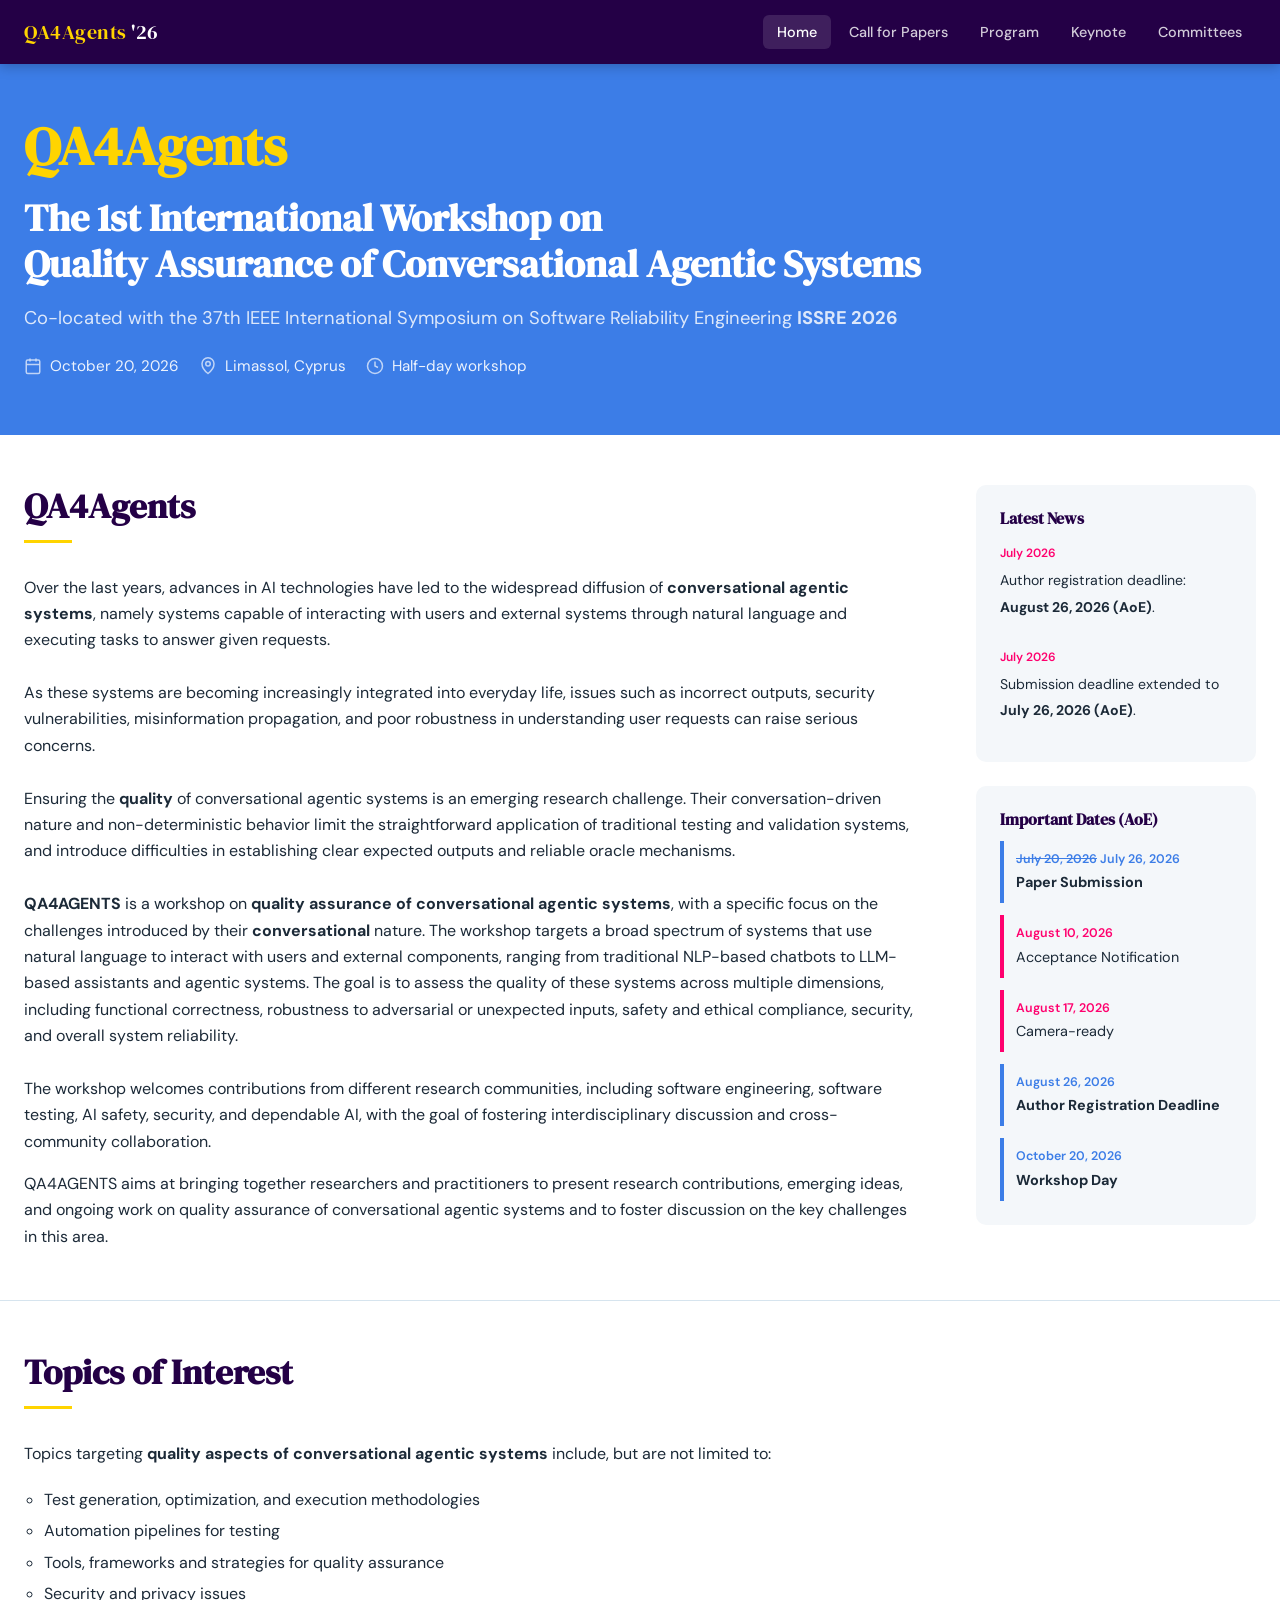
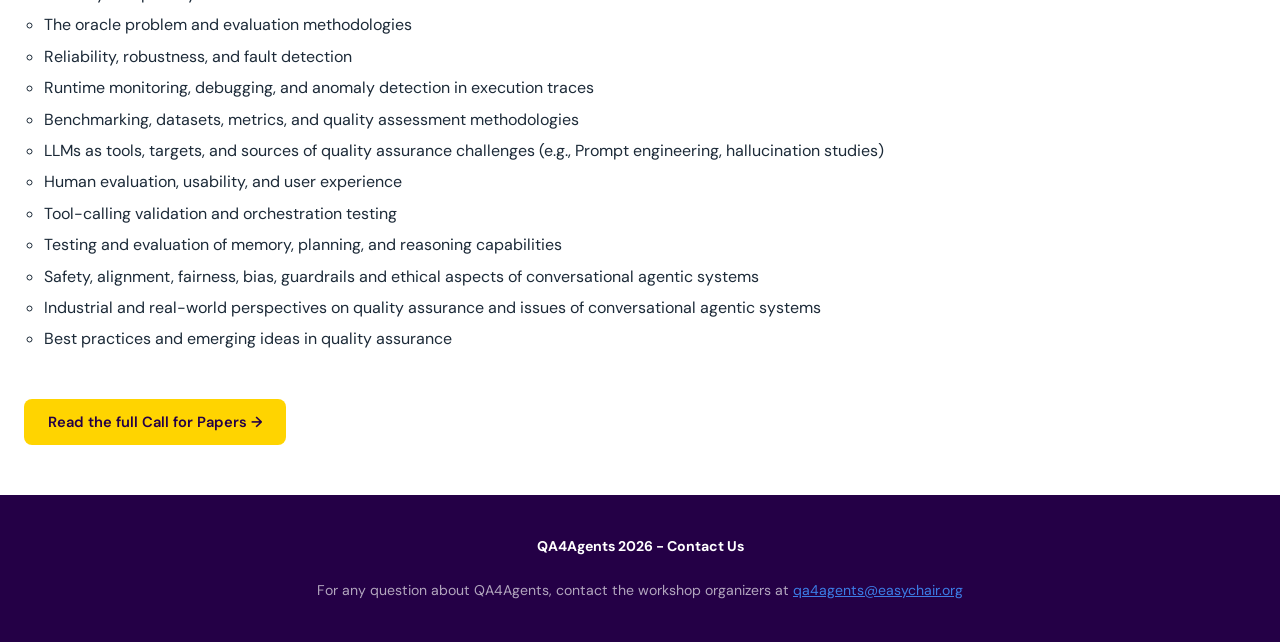
<file: index.html>
<!DOCTYPE html>
<html lang="en">
<head>
  <meta charset="UTF-8" />
  <meta name="viewport" content="width=device-width, initial-scale=1.0" />
  <title>QA4Agents 2026 - Co-located with ISSRE 2026</title>
  <meta name="description" content="The 1st International Workshop on Quality Assurance of Conversational Agentic Systems - October 2026" />
  <link rel="stylesheet" href="style.css" />
</head>
<body>

<!-- ── Navigation ──────────────────────────────────────── -->
<nav class="nav">
  <div class="container nav__inner">
    <span class="nav__logo"><span>QA4Agents</span> '26</span>
    <button class="nav__toggle" aria-label="Menu" onclick="document.querySelector('.nav__links').classList.toggle('open')">
      <span></span><span></span><span></span>
    </button>
    <ul class="nav__links">
      <li><a href="index.html" class="active">Home</a></li>
      <li><a href="cfp.html">Call for Papers</a></li>
      <li><a href="program.html">Program</a></li>
      <li><a href="keynote.html">Keynote</a></li>
      <li><a href="committees.html">Committees</a></li>
    </ul>
  </div>
</nav>

<!-- ── Hero ────────────────────────────────────────────── -->
<header class="hero">
  <div class="container">
    <!-- <div class="hero__tag">QA4Agents 2026</div>-->
    <h1>QA4Agents</h1>
    <h2>The 1st International Workshop on <br>Quality Assurance of Conversational Agentic Systems</br></h2>
    <p class="hero__sub">
      Co-located with the 37th IEEE International Symposium on Software Reliability Engineering <strong>ISSRE 2026</strong>
    </p>
    <div class="hero__meta">
      <div class="hero__meta-item">
        <svg width="18" height="18" fill="none" stroke="currentColor" stroke-width="2" viewBox="0 0 24 24"><rect x="3" y="4" width="18" height="18" rx="2"/><line x1="16" y1="2" x2="16" y2="6"/><line x1="8" y1="2" x2="8" y2="6"/><line x1="3" y1="10" x2="21" y2="10"/></svg>
        October 20, 2026
      </div>
      <div class="hero__meta-item">
        <svg width="18" height="18" fill="none" stroke="currentColor" stroke-width="2" viewBox="0 0 24 24"><path d="M12 22s-8-6-8-13a8 8 0 0116 0c0 7-8 13-8 13z"/><circle cx="12" cy="9" r="3"/></svg>
        Limassol, Cyprus
      </div>
      <div class="hero__meta-item">
        <svg width="18" height="18" fill="none" stroke="currentColor" stroke-width="2" viewBox="0 0 24 24"><circle cx="12" cy="12" r="10"/><polyline points="12 6 12 12 16 14"/></svg>
        Half-day workshop
      </div>
    </div>
    <!--<a href="cfp.html" class="btn btn--primary">Call for Papers</a>-->
    &nbsp;
   <!--- <a href="program.html" class="btn btn--outline">📅 View Program</a>-->
  </div>
</header>

<!-- ── About ────────────────────────────────────────────── -->
<section class="section">
  <div class="container">
    <div class= "two-col-layout" style="display:grid; grid-template-columns:1fr 280px; gap:56px; align-items:start;">

      <!-- QA4Agents -->
      <div>
        <h2 class="section__title">QA4Agents</h2>
        <div class="divider"></div>
        <p style="margin-bottom:16px;">
          Over the last years, advances in AI technologies have led
          to the widespread diffusion of <strong>conversational agentic systems</strong>,
          namely systems capable of interacting with users and external
          systems through natural language and executing tasks to
          answer given requests. <br><br>
          As these systems are becoming increasingly integrated into
          everyday life, issues such as incorrect outputs, security vulnerabilities, misinformation propagation, and poor robustness
          in understanding user requests can raise serious concerns. <br><br>
          Ensuring the <strong>quality </strong>of conversational agentic systems is
          an emerging research challenge. Their conversation-driven
          nature and non-deterministic behavior limit the straightforward
          application of traditional testing and validation systems, and
          introduce difficulties in establishing clear expected outputs and
          reliable oracle mechanisms.
          <br><br>
          <strong>QA4AGENTS</strong> is a workshop on <strong>quality assurance of conversational agentic systems</strong>, with a specific focus on the challenges introduced by their <strong>conversational</strong> nature. The
            workshop targets a broad spectrum of systems that use natural
            language to interact with users and external components,
            ranging from traditional NLP-based chatbots to LLM-based
            assistants and agentic systems. The goal is to assess the
            quality of these systems across multiple dimensions, including
            functional correctness, robustness to adversarial or unexpected
            inputs, safety and ethical compliance, security, and overall
            system reliability. 
            
            <br><br> The workshop welcomes contributions from
            different research communities, including software engineering, software testing, AI safety, security, and dependable AI,
            with the goal of fostering interdisciplinary discussion and
            cross-community collaboration.

        </p>
        <p style="margin-top: 10px;">
            QA4AGENTS aims at bringing together researchers and
            practitioners to present research contributions, emerging ideas,
            and ongoing work on quality assurance of conversational
            agentic systems and to foster discussion on the key challenges
            in this area.
        </p>

      </div>

      <!-- Colonna destra: sidebar -->
      <div style="display:flex; flex-direction:column; gap:24px;">

         <!-- Latest News -->
        <div style="background:var(--light); border-radius:10px; padding:24px;">
          <h3 style="font-size:1rem; margin-bottom:16px; color:var(--navy);">Latest News</h3>
          <ul style="list-style:none; padding:0; display:flex; flex-direction:column; gap:14px;">

            <li style="padding-bottom:14px;">
              <span style="font-size:.75rem; font-weight:600; color:var(--teal); display:block; margin-bottom:3px;">July 2026</span>
              <span style="font-size:.88rem;">Author registration deadline: <strong>August 26, 2026 (AoE)</strong>.</span>
            </li>

            <li style="padding-bottom:14px;">
              <span style="font-size:.75rem; font-weight:600; color:var(--teal); display:block; margin-bottom:3px;">July 2026</span>
              <span style="font-size:.88rem;">Submission deadline extended to <strong>July 26, 2026 (AoE)</strong>.</span>
            </li>
          </ul>
        </div>

        <!-- Important Dates -->
        <div style="background:var(--light); border-radius:10px; padding:24px; border: var(--teal);">
          <h3 style="font-size:1rem; margin-bottom:12px; color:var(--navy);">Important Dates (AoE)</h3>
          <ul class="dates-list">
            <li class="date-item date-item--highlight">
              <span class="date-item__date"><del>July 20, 2026</del>  July 26, 2026</span>
              <span class="date-item__label"><strong>Paper Submission</strong></span>
            </li>
            <li class="date-item">
              <span class="date-item__date">August 10, 2026</span>
              <span class="date-item__label">Acceptance Notification</span>
            </li>
            <li class="date-item">
              <span class="date-item__date">August 17, 2026</span>
              <span class="date-item__label">Camera-ready</span>
            </li>
              <li class="date-item date-item--highlight">
              <span class="date-item__date">August 26, 2026</span>
              <span class="date-item__label"><strong>Author Registration Deadline</strong></span>
            </li>
            <li class="date-item date-item--highlight">
              <span class="date-item__date">October 20, 2026</span>
              <span class="date-item__label"><strong>Workshop Day</strong></span>
            </li>
          </ul>
        </div>

       
      </div>
    </div>
  </div>
</section>

<section class="section">
  <div class="container">
    <h2 class="section__title">Topics of Interest</h2>
    <div class="divider"></div>

      <p>Topics targeting <strong>quality aspects of conversational agentic systems</strong> include, but are not limited to:</p>

        <ul style="list-style:circle; padding:20px; display:flex; flex-direction:column; gap:5px;">
          <li> Test generation, optimization, and execution methodologies </li>
          <li> Automation pipelines for testing </li>
          <li> Tools, frameworks and strategies for quality assurance </li>
          <li> Security and privacy issues</li>
          <li> The oracle problem and evaluation methodologies</li>
          <li> Reliability, robustness, and fault detection</li>
          <li> Runtime monitoring, debugging, and anomaly detection in execution traces</li>
          <li> Benchmarking, datasets, metrics, and quality assessment methodologies</li>
          <li> LLMs as tools, targets, and sources of quality assurance challenges (e.g., Prompt engineering, hallucination studies) </li>
          <li> Human evaluation, usability, and user experience</li>
          <li> Tool-calling validation and orchestration testing</li>
          <li> Testing and evaluation of memory, planning, and reasoning capabilities</li>
          <li> Safety, alignment, fairness, bias, guardrails and ethical aspects of conversational agentic systems</li>
          <li> Industrial and real-world perspectives on quality assurance and issues of conversational agentic systems</li>
          <li> Best practices and emerging ideas in quality assurance</li>

        </ul>
        <br>
        <a href="cfp.html" class="btn btn--primary">Read the full Call for Papers →</a>
  </div>
</section>


<!-- ── Organizers preview ────────────────────────────────── 
<section class="section section--alt">
  <div class="container">
    <h2 class="section__title">Organizers</h2>
    <div class="divider"></div>
    <div class="org-list">
      <div class="org-pill"><span class="org-pill__role">Chair</span> Alice Smith — University A</div>
      <div class="org-pill"><span class="org-pill__role">Chair</span> Bob Johnson — University B</div>
      <div class="org-pill"><span class="org-pill__role">PC Chair</span> Carol White — Institute C</div>
      <div class="org-pill"><span class="org-pill__role">Web Chair</span> David Lee — Company D</div>
    </div>
    <br>
    <p style="font-size:.9rem; color:var(--muted);">
      Contact us at: <a href="mailto:workshop@example.com">workshop@example.com</a>
    </p>
  </div>
</section>-->

<!-- ── Footer ────────────────────────────────────────────── -->
<footer class="footer">
  <div class="container">
    <p><strong>QA4Agents 2026 - Contact Us</strong></p>
    <p style="margin-top:20px;">For any question about QA4Agents, contact the workshop organizers at <a href="mailto:qa4agents@easychair.org">qa4agents@easychair.org</a></p>
  </div>
</footer>

</body>
</html>
</file>
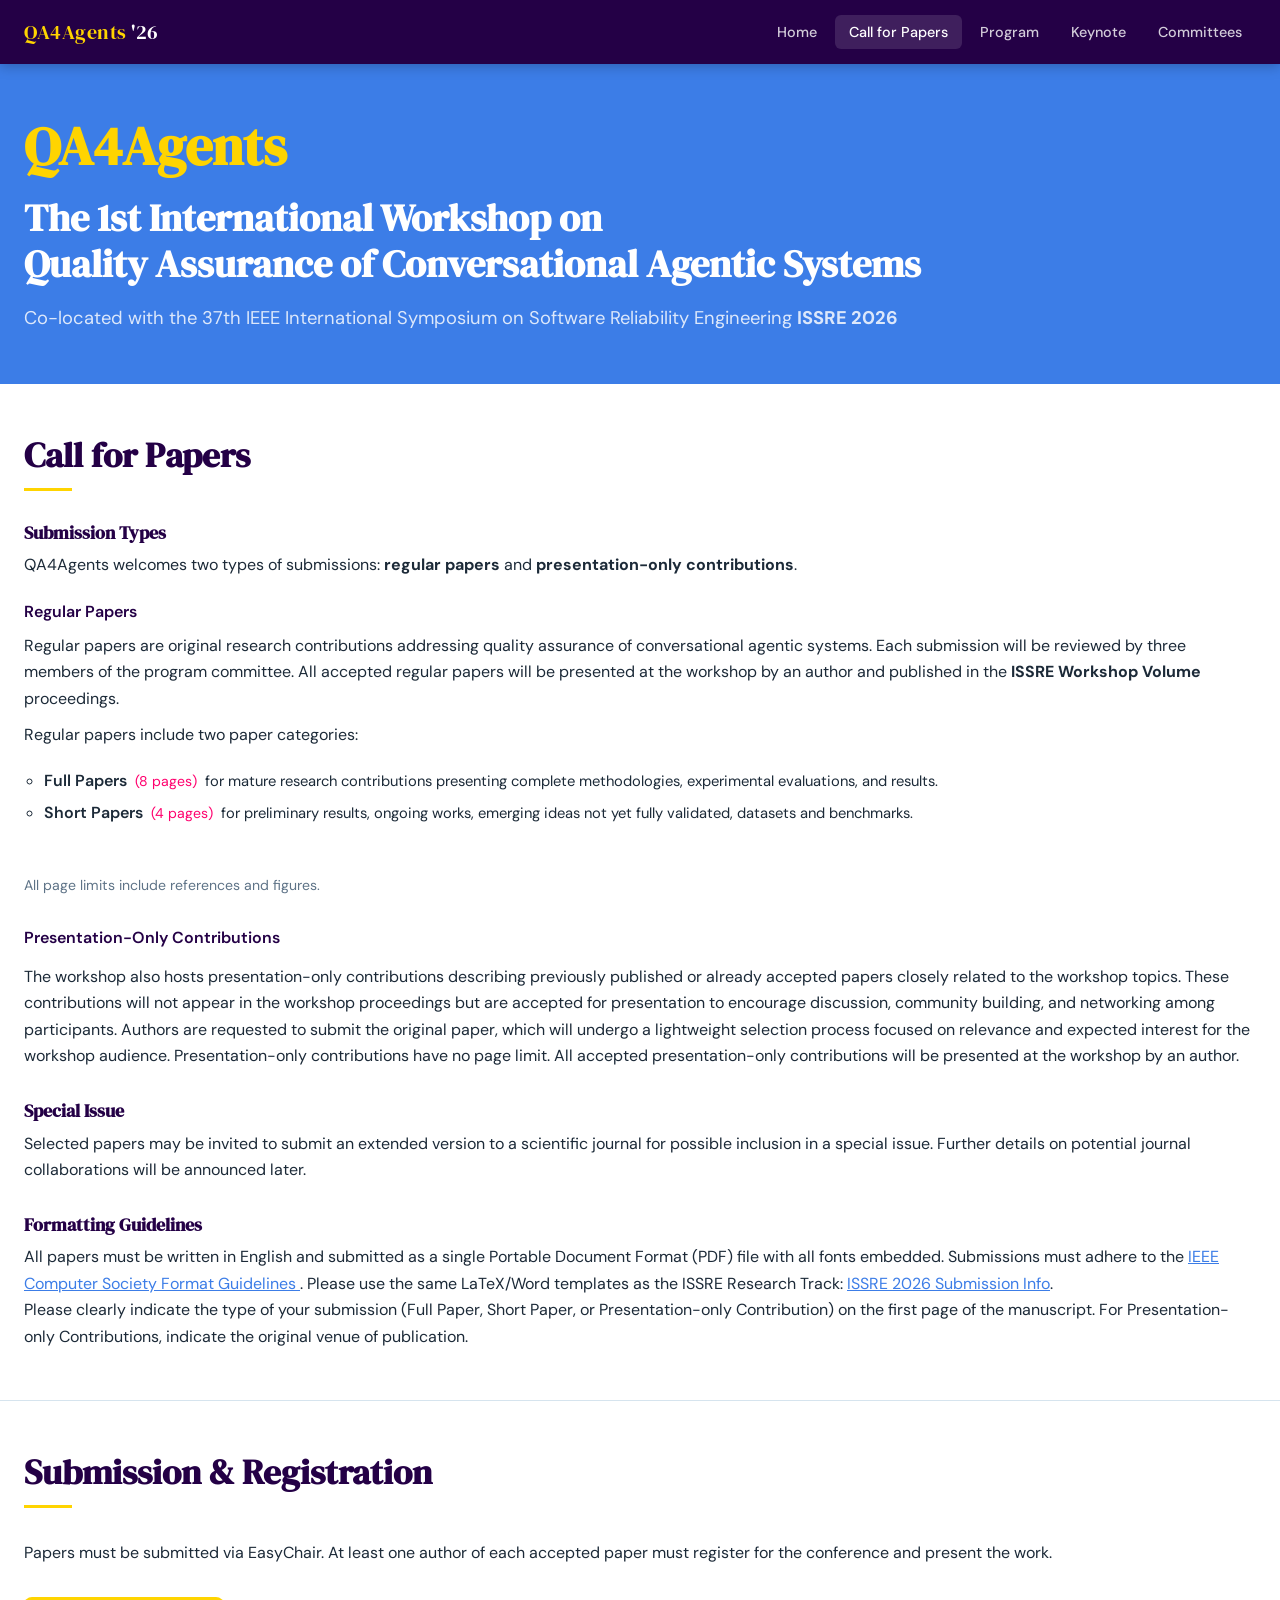
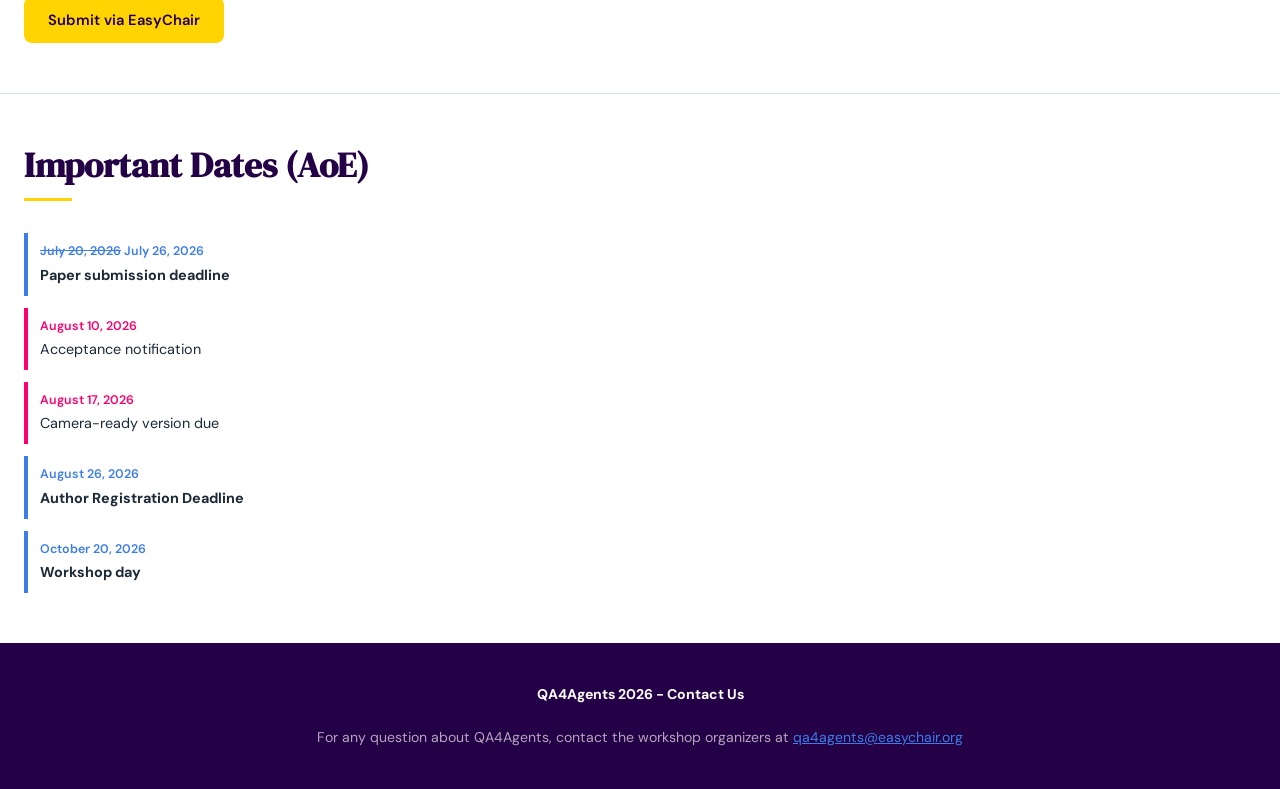
<file: cfp.html>
<!DOCTYPE html>
<html lang="en">
<head>
  <meta charset="UTF-8" />
  <meta name="viewport" content="width=device-width, initial-scale=1.0" />
  <title>Call for Papers - QA4Agents 2026</title>
  <link rel="stylesheet" href="style.css" />
</head>
<body>

<nav class="nav">
  <div class="container nav__inner">
    <span class="nav__logo"><span>QA4Agents</span> '26</span>
    <button class="nav__toggle" aria-label="Menu" onclick="document.querySelector('.nav__links').classList.toggle('open')">
      <span></span><span></span><span></span>
    </button>
    <ul class="nav__links">
      <li><a href="index.html">Home</a></li>
      <li><a href="cfp.html" class="active">Call for Papers</a></li>
      <li><a href="program.html">Program</a></li>
      <li><a href="keynote.html">Keynote</a></li>
      <li><a href="committees.html">Committees</a></li>
    </ul>
  </div>
</nav>

<header class="hero">
  <div class="container">
    <!-- <div class="hero__tag">QA4Agents 2026</div>-->
    <h1>QA4Agents</h1>
    <h2>The 1st International Workshop on <br>Quality Assurance of Conversational Agentic Systems</br></h2>
    <p class="hero__sub">
      Co-located with the 37th IEEE International Symposium on Software Reliability Engineering <strong>ISSRE 2026</strong>
    </p>
  </div>
</header>

<!-- ── Call for Papers ────────────────────────────────────────────── -->

<section class="section">
  <div class="container">
    <h2 class="section__title">Call for Papers</h2>
    <div class="divider"></div>

<h3 style="font-size:1.1rem; margin-bottom:8px; margin-top:24px;">Submission Types</h3>
<p>
  QA4Agents welcomes two types of submissions: <strong>regular papers</strong> and <strong>presentation-only contributions</strong>.
</p>

<!-- Regular Papers -->
<p style="font-weight:600; color:var(--navy); margin: 20px 0 8px;"> Regular Papers</p>
<p>Regular papers are original research contributions addressing quality assurance of conversational agentic systems. Each submission will be reviewed by three members
of the program committee. All accepted regular papers will be presented at the workshop by an author and published in the
<strong>ISSRE Workshop Volume</strong> proceedings.  </p>

<p style="margin-top: 10px;"> Regular papers include two paper categories:</p>

<ul style="margin-bottom:28px; display:flex; flex-direction:column; gap:5px; list-style:circle; padding:20px;">
  <li>
    <span style="font-weight:600;">Full Papers</span>
    <span style="color:var(--teal); font-size:.88rem; margin-left:4px;">(8 pages)</span>
    <span style="font-size:.92rem; margin-left:4px;"> for mature research contributions presenting complete methodologies, experimental evaluations, and results.</span>
  </li>
  <li>
    <span style="font-weight:600;">Short Papers</span>
    <span style="color:var(--teal); font-size:.88rem; margin-left:4px;">(4 pages)</span>
    <span style="font-size:.92rem; margin-left:4px;"> for preliminary results, ongoing works, emerging ideas not yet fully validated, datasets and benchmarks.</span>
  </li>
</ul>


<!--
<p> Summary of accepted submissions:</p>
<div class="info-grid" style="margin-top:0;">
  <div class="info-card">
    <div class="info-card__label">Full Papers</div>
    <div class="info-card__value">8 pages</div>
    <div class="info-card__detail">Mature research contributions, methodologies, and evaluations</div>
  </div>
  <div class="info-card">
    <div class="info-card__label">Short Papers</div>
    <div class="info-card__value">4 pages</div>
    <div class="info-card__detail">Preliminary results and emerging ideas</div>
  </div>
  <div class="info-card">
    <div class="info-card__label">Datasets & Benchmarks</div>
    <div class="info-card__value">4 pages</div>
    <div class="info-card__detail">Datasets, benchmarks, and evaluation infrastructure for conversational agentic systems</div>
  </div>
</div>
<p style="font-size:.88rem; color:var(--muted); margin-top:12px;">
  Each submission will be reviewed by 3 PC members. Accepted papers will be presented at the workshop and published in the <strong>ISSRE Workshop Volume proceedings</strong>.
</p>-->

<p style="font-size:.88rem; color:var(--muted); margin-top:4px;">
  All page limits include references and figures.
</p>

<!-- Presentation-only -->
<p style="font-weight:600; color:var(--navy); margin: 28px 0 12px;">Presentation-Only Contributions</p>

<p> The workshop also hosts presentation-only contributions describing previously published or already accepted papers closely related to the workshop topics. 
  These contributions will not appear in the workshop proceedings but are accepted for presentation to encourage discussion, community building, and networking among participants. 
  Authors are requested to submit the original paper,  which will undergo a lightweight selection process focused on relevance and expected interest for the workshop audience. 
  Presentation-only contributions have no page limit. All accepted presentation-only contributions will be presented at the workshop by an author. </p>

  <h3 style="font-size:1.1rem; margin-bottom:8px; margin-top:32px;">Special Issue</h3>
<p>Selected papers may be invited to submit an extended version to a scientific journal for possible inclusion in a special issue. Further details on potential journal collaborations will be announced later.</p>


<h3 style="font-size:1.1rem; margin-bottom:8px; margin-top:32px;">Formatting Guidelines</h3>
<p>
  All papers must be written in English and submitted as a single Portable Document Format (PDF) file with all fonts embedded. 
  Submissions must adhere to the <a href="https://www.ieee.org/conferences/publishing/templates"> IEEE Computer Society Format Guidelines </a>. 
  Please use the same LaTeX/Word templates as the ISSRE Research Track: 
  <a href="https://cyprusconferences.org/issre2026/cfp-research/">ISSRE 2026 Submission Info</a>.  <br>
  Please clearly indicate the type of your submission (Full Paper, Short Paper, or Presentation-only Contribution) on the first page of the manuscript. 
  For Presentation-only Contributions, indicate the original venue of publication.
</p>


</section>

<section class="section">
  <div class="container">
    <h2 class="section__title">Submission & Registration</h2>
    <div class="divider"></div>
    <p style="margin-bottom:30px;">
  Papers must be submitted via EasyChair. At least one author of each accepted paper 
  must register for the conference and present the work.
</p>
<a href="https://easychair.org/my/conference?conf=issre2026" class="btn btn--primary">Submit via EasyChair</a>
    </div>
  </div>
  </div>
</section>





<!-- ── Important Dates ───────────────────────────────────── -->
<section class="section">
  <div class="container">
    <h2 class="section__title">Important Dates (AoE)</h2>
    <div class="divider"></div>
    <ul class="dates-list">
      <li class="date-item date-item--highlight">
        <span class="date-item__date"><del>July 20, 2026</del>  July 26, 2026</span>
        <span class="date-item__label"><strong>Paper submission deadline</strong></span>
      </li>
      <li class="date-item">
        <span class="date-item__date">August 10, 2026</span>
        <span class="date-item__label">Acceptance notification</span>
      </li>
      <li class="date-item">
        <span class="date-item__date">August 17, 2026</span>
        <span class="date-item__label">Camera-ready version due</span>
      </li>
      <li class="date-item date-item--highlight">
              <span class="date-item__date">August 26, 2026</span>
              <span class="date-item__label"><strong>Author Registration Deadline</strong></span>
      </li>
      <li class="date-item date-item--highlight">
              <span class="date-item__date">October 20, 2026</span>
              <span class="date-item__label"><strong>Workshop day</strong></span>
      </li>
    </ul>
  </div>
</section>



<!-- ── Footer ────────────────────────────────────────────── -->
<footer class="footer">
  <div class="container">
    <p><strong>QA4Agents 2026 - Contact Us</strong></p>
    <p style="margin-top:20px;">For any question about QA4Agents, contact the workshop organizers at <a href="mailto:qa4agents@easychair.org">qa4agents@easychair.org</a></p>
  </div>
</footer>

</body>
</html>
</file>
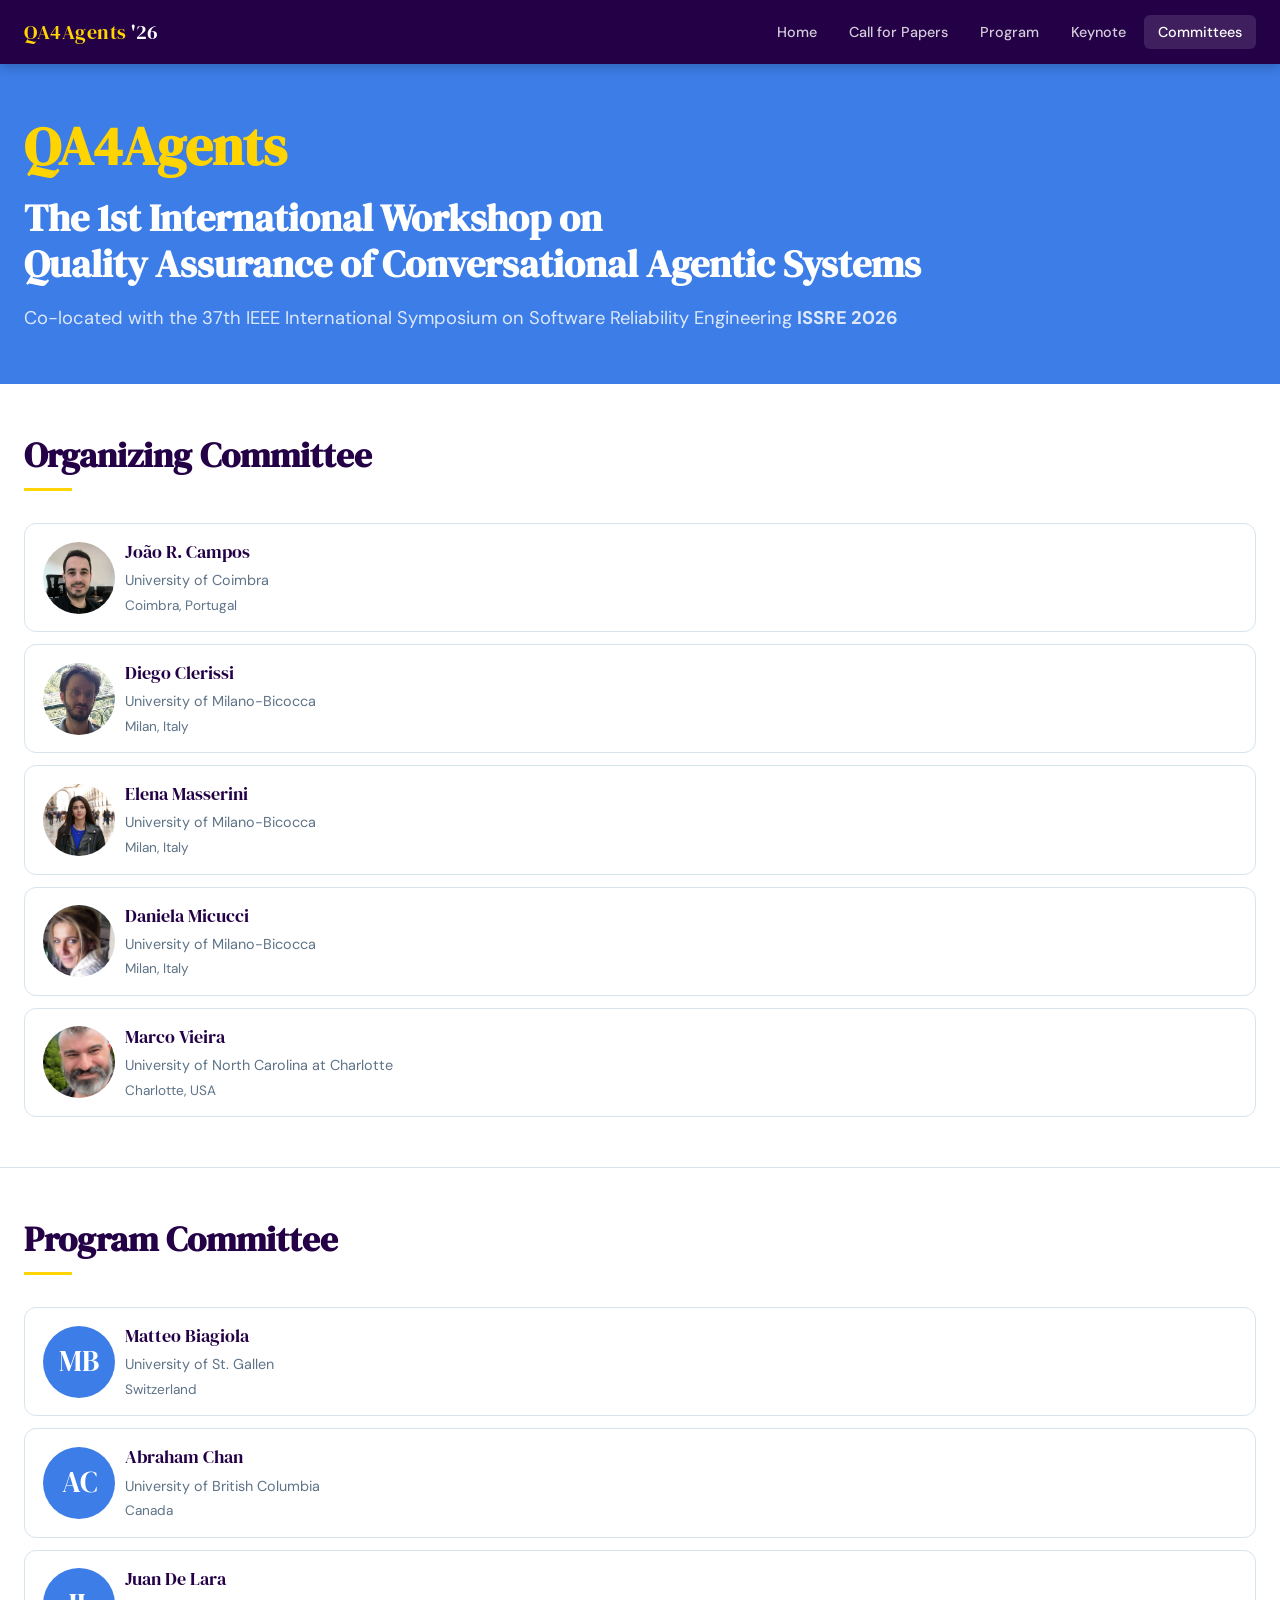
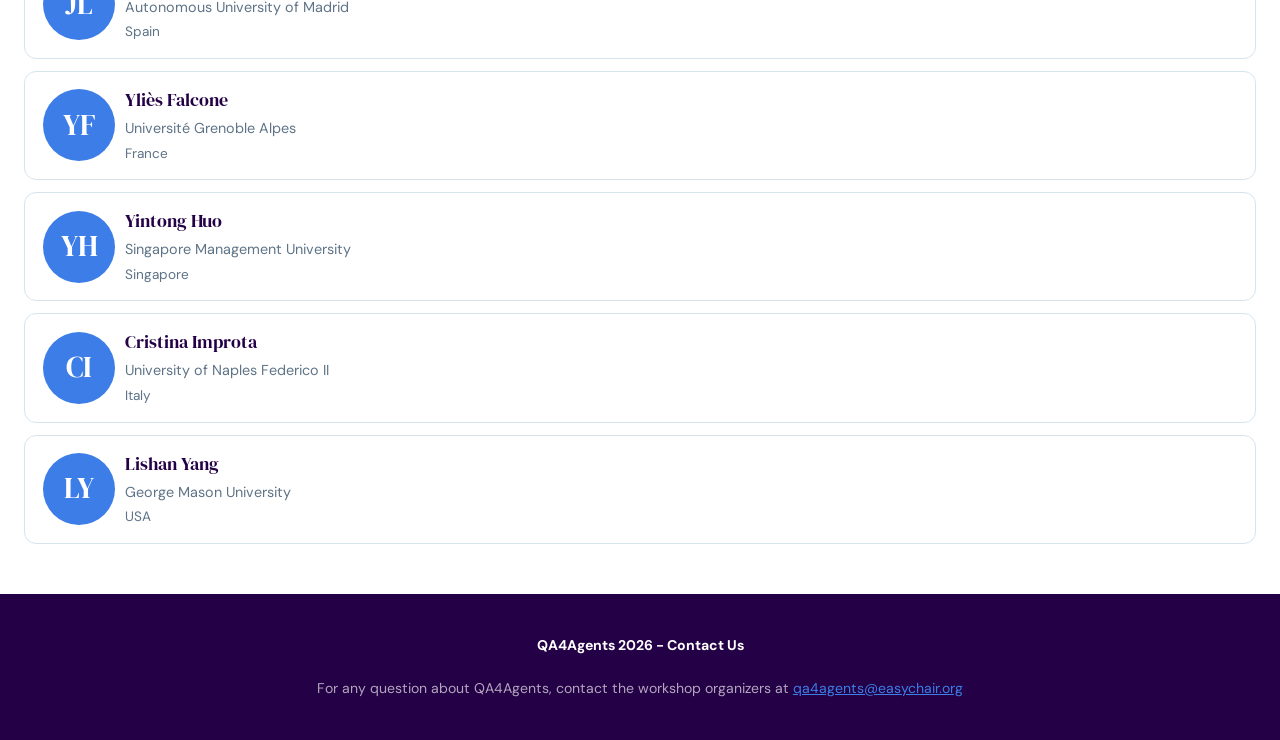
<file: committees.html>
<!DOCTYPE html>
<html lang="en">
<head>
  <meta charset="UTF-8" />
  <meta name="viewport" content="width=device-width, initial-scale=1.0" />
  <title>Committees - QA4Agents 2026</title>
  <link rel="stylesheet" href="style.css" />
</head>
<body>

<nav class="nav">
  <div class="container nav__inner">
    <span class="nav__logo"><span>QA4Agents</span> '26</span>
    <button class="nav__toggle" aria-label="Menu" onclick="document.querySelector('.nav__links').classList.toggle('open')">
      <span></span><span></span><span></span>
    </button>
    <ul class="nav__links">
      <li><a href="index.html">Home</a></li>
      <li><a href="cfp.html">Call for Papers</a></li>
      <li><a href="program.html">Program</a></li>
      <li><a href="keynote.html">Keynote</a></li>
      <li><a href="committees.html" class="active">Committees</a></li>
    </ul>
  </div>
</nav>

<header class="hero">
  <div class="container">
    <!-- <div class="hero__tag">QA4Agents 2026</div>-->
    <h1>QA4Agents</h1>
    <h2>The 1st International Workshop on <br>Quality Assurance of Conversational Agentic Systems</br></h2>
    <p class="hero__sub">
      Co-located with the 37th IEEE International Symposium on Software Reliability Engineering <strong>ISSRE 2026</strong>
    </p>
  </div>
</header>

<!-- ── Organizing Committee ───────────────────────────────────── -->
<section class="section">
  <div class="container">
    <h2 class="section__title">Organizing Committee</h2>
    <div class="divider"></div>
    <div class="speakers-grid">

      <!-- Speaker 1 -->
      <a class="speaker-card" href="https://www.joaorcampos.com/">
        <!-- con foto: -->
        <img src="photos/campos.webp" alt="João R. Campos" class="speaker-card__avatar" style="object-fit:cover;">
        <!-- senza foto (iniziali): -->
        <!-- <div class="speaker-card__avatar">AS</div> -->
        <div class="speaker-card__info">
          <div class="speaker-card__name">João R. Campos</div>
          <div class="speaker-card__affil">University of Coimbra</div>
          <div class="speaker-card__country">Coimbra, Portugal</div>
        </div>
      </a>

      <!-- Speaker 2 -->
      <a class="speaker-card"  href="https://www.unimib.it/diego-clerissi">
        <!-- con foto: -->
        <img src="photos/clerissi_diego.jpg" alt="Diego Clerissi" class="speaker-card__avatar" style="object-fit:cover;">
        <!-- senza foto (iniziali): -->
        <!-- <div class="speaker-card__avatar">AS</div> -->
        <div class="speaker-card__info">
          <div class="speaker-card__name">Diego Clerissi</div>
          <div class="speaker-card__affil">University of Milano-Bicocca</div>
          <div class="speaker-card__country">Milan, Italy</div>
        </div>
      </a>

      <a class="speaker-card" href="https://www.unimib.it/elena-masserini">
        <!-- con foto: -->
        <img src="photos/masserini_elena.jpg" alt="Elena Masserini" class="speaker-card__avatar" style="object-fit:cover;">
        <!-- senza foto (iniziali): -->
        <!-- <div class="speaker-card__avatar">AS</div> -->
        <div class="speaker-card__info">
          <div class="speaker-card__name">Elena Masserini</div>
          <div class="speaker-card__affil">University of Milano-Bicocca</div>
          <div class="speaker-card__country">Milan, Italy</div>
        </div>
      </a>

      <a class="speaker-card" href="https://www.unimib.it/daniela-micucci">
        <!-- con foto: -->
        <img src="photos/micucci_daniela.png" alt="Daniela Micucci" class="speaker-card__avatar" style="object-fit:cover;">
        <!-- senza foto (iniziali): -->
        <!-- <div class="speaker-card__avatar">AS</div> -->
        <div class="speaker-card__info">
          <div class="speaker-card__name">Daniela Micucci</div>
          <div class="speaker-card__affil">University of Milano-Bicocca</div>
          <div class="speaker-card__country">Milan, Italy</div>
        </div>
      </a>

      <a class="speaker-card" href="https://cci.charlotte.edu/people/marco-vieira/">
        <!-- con foto: -->
        <img src="photos/marco_vieira.png" alt="Marco Vieira" class="speaker-card__avatar" style="object-fit:cover;">
        <!-- senza foto (iniziali): -->
        <!-- <div class="speaker-card__avatar">AS</div> -->
        <div class="speaker-card__info">
          <div class="speaker-card__name">Marco Vieira</div>
          <div class="speaker-card__affil">University of North Carolina at Charlotte</div>
          <div class="speaker-card__country">Charlotte, USA</div>
        </div>
      </a>

    </div>
  </div>
</section>

<section class="section">
  <div class="container">
    <h2 class="section__title">Program Committee</h2>
    <div class="divider"></div>

<div class="speakers-grid">


  <a class="speaker-card" href="https://matteobiagiola.github.io/">
    <div class="speaker-card__avatar">MB</div>
    <div class="speaker-card__info">
      <div class="speaker-card__name">Matteo Biagiola</div>
      <div class="speaker-card__affil">University of St. Gallen</div>
      <div class="speaker-card__country">Switzerland</div>
    </div>
  </a>

  <a class="speaker-card" href="https://people.ece.ubc.ca/abrahamc/">
    <div class="speaker-card__avatar">AC</div>
    <div class="speaker-card__info">
      <div class="speaker-card__name">Abraham Chan</div>
      <div class="speaker-card__affil">University of British Columbia</div>
      <div class="speaker-card__country">Canada</div>
    </div>
  </a>

  <a class="speaker-card" href="https://www.researchgate.net/profile/Juan-Lara-9">
    <div class="speaker-card__avatar">JL</div>
    <div class="speaker-card__info">
      <div class="speaker-card__name">Juan De Lara</div>
      <div class="speaker-card__affil">Autonomous University of Madrid</div>
      <div class="speaker-card__country">Spain</div>
    </div>
  </a>

  <a class="speaker-card" href="https://yfalcone.github.io/">
    <div class="speaker-card__avatar">YF</div>
    <div class="speaker-card__info">
      <div class="speaker-card__name">Yliès Falcone</div>
      <div class="speaker-card__affil">Université Grenoble Alpes</div>
      <div class="speaker-card__country">France</div>
    </div>
  </a>

  <a class="speaker-card" href="https://yintonghuo.github.io/">
    <div class="speaker-card__avatar">YH</div>
    <div class="speaker-card__info">
      <div class="speaker-card__name">Yintong Huo</div>
      <div class="speaker-card__affil">Singapore Management University</div>
      <div class="speaker-card__country">Singapore</div>
    </div>
  </a>

  <a class="speaker-card" href="http://wpage.unina.it/cristina.improta/">
    <div class="speaker-card__avatar">CI</div>
    <div class="speaker-card__info">
      <div class="speaker-card__name">Cristina Improta</div>
      <div class="speaker-card__affil">University of Naples Federico II</div>
      <div class="speaker-card__country">Italy</div>
    </div>
  </a>

  <a class="speaker-card" href="https://lishanyang.github.io/">
    <div class="speaker-card__avatar">LY</div>
    <div class="speaker-card__info">
      <div class="speaker-card__name">Lishan Yang</div>
      <div class="speaker-card__affil">George Mason University</div>
      <div class="speaker-card__country">USA</div>
    </div>
  </a>

  
</div>
</section>

<!-- ── Talk Abstracts ─────────────────────────────────────── -->
 <!--
<section class="section section--alt">
  <div class="container">
    <h2 class="section__title">Talk Abstracts</h2>
    <div class="divider"></div>

    <div id="talk-1" style="max-width:800px; margin-bottom:48px;">
      <h3 style="font-size:1.2rem; margin-bottom:4px;">
        Keynote: Title of the Keynote Talk
      </h3>
      <p style="color:var(--teal); font-size:.9rem; margin-bottom:16px;">Prof. Alice Smith</p>
      <p>
        Abstract text goes here. Describe the talk in 2–3 paragraphs. What will the speaker
        present? What are the key takeaways for the audience? Why is this topic relevant
        for the workshop?
      </p>
    </div>

    <div id="talk-2" style="max-width:800px;">
      <h3 style="font-size:1.2rem; margin-bottom:4px;">
        Invited Talk: Title of the Invited Talk
      </h3>
      <p style="color:var(--teal); font-size:.9rem; margin-bottom:16px;">Dr. Bob Johnson</p>
      <p>
        Abstract text goes here. Describe the talk in 2–3 paragraphs.
      </p>
    </div>
  </div>
</section>
-->

<!-- ── Footer ────────────────────────────────────────────── -->
<footer class="footer">
  <div class="container">
    <p><strong>QA4Agents 2026 - Contact Us</strong></p>
    <p style="margin-top:20px;">For any question about QA4Agents, contact the workshop organizers at <a href="mailto:qa4agents@easychair.org">qa4agents@easychair.org</a></p>
  </div>
</footer>

</body>
</html>
</file>
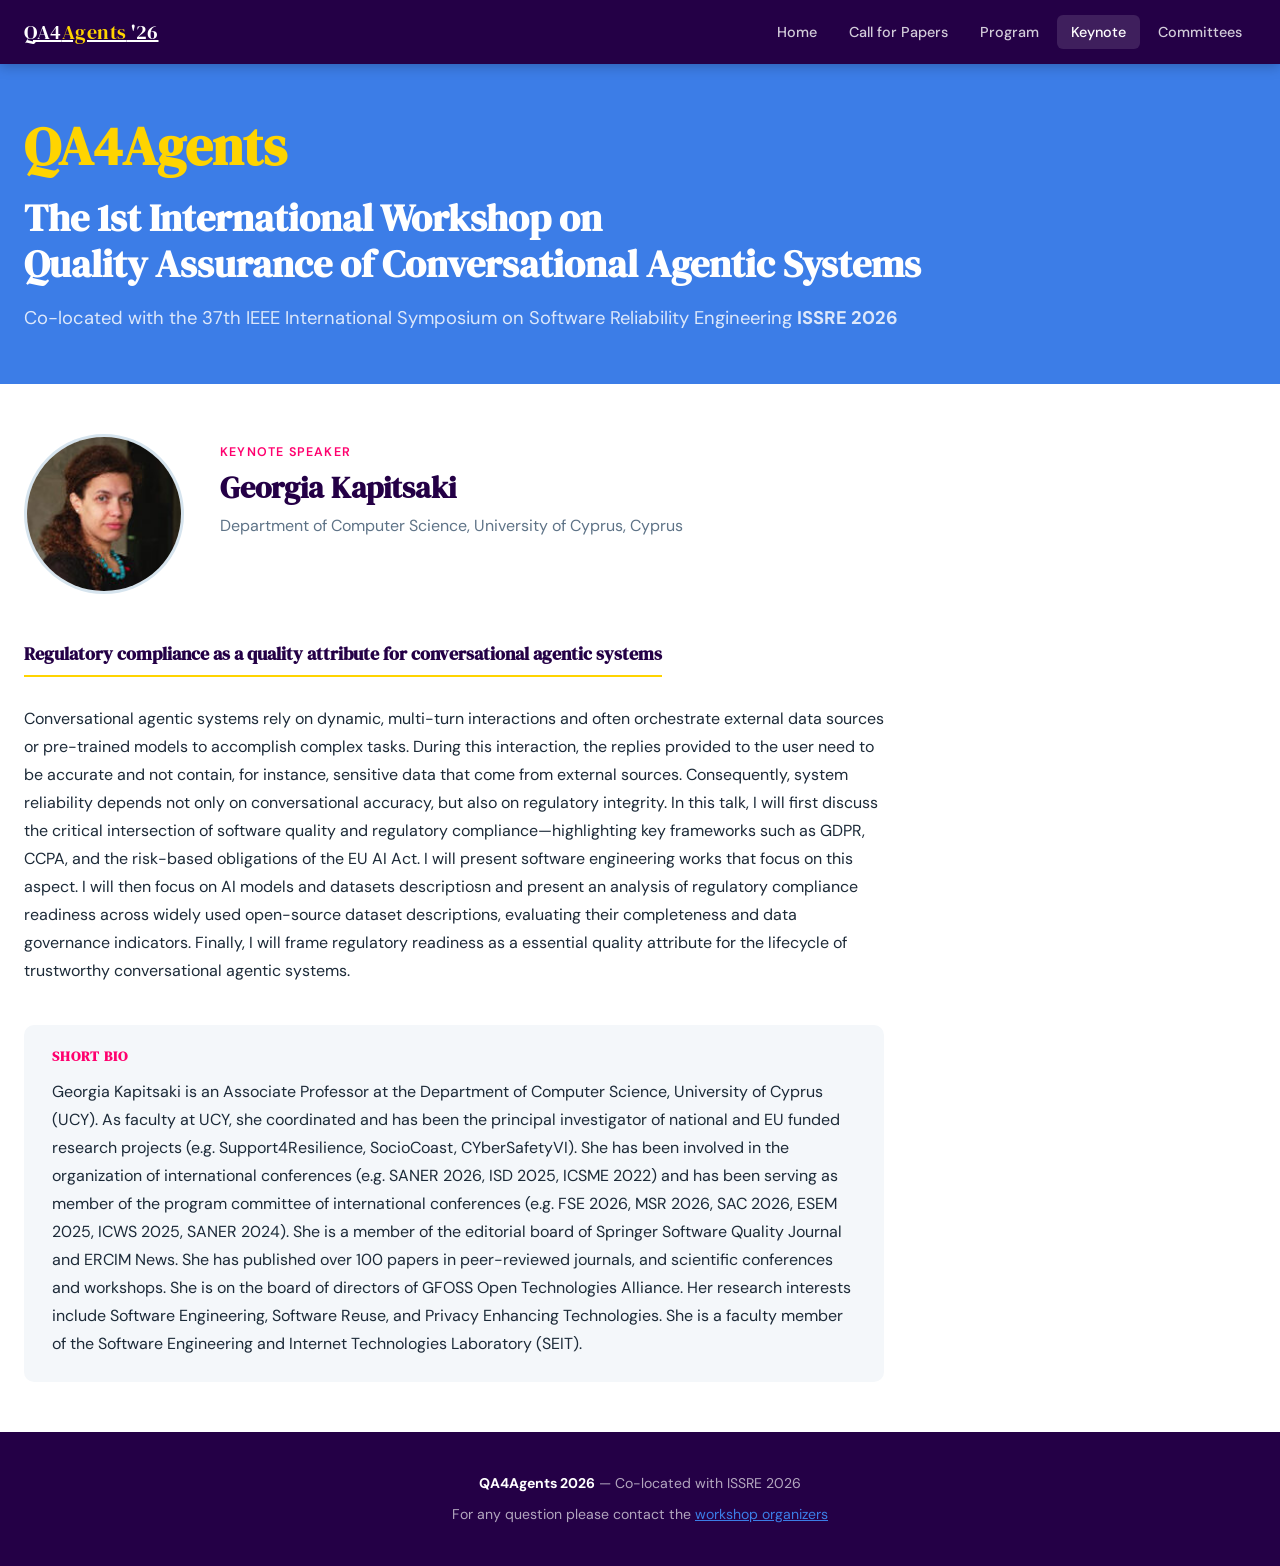
<file: keynote.html>
<!DOCTYPE html>
<html lang="en">
<head>
  <meta charset="UTF-8" />
  <meta name="viewport" content="width=device-width, initial-scale=1.0" />
  <title>Keynote Speaker — QA4Agents 2026</title>
  <link rel="stylesheet" href="style.css" />
</head>
<body>

<nav class="nav">
  <div class="container nav__inner">
    <a href="index.html" class="nav__logo">QA4<span>Agents</span> '26</a>
    <button class="nav__toggle" aria-label="Menu" onclick="document.querySelector('.nav__links').classList.toggle('open')">
      <span></span><span></span><span></span>
    </button>
    <ul class="nav__links">
      <li><a href="index.html">Home</a></li>
      <li><a href="cfp.html">Call for Papers</a></li>
      <li><a href="program.html">Program</a></li>
      <li><a href="keynote.html" class="active">Keynote</a></li>
      <li><a href="committees.html">Committees</a></li>
    </ul>
  </div>
</nav>

<header class="hero">
  <div class="container">
    <!-- <div class="hero__tag">QA4Agents 2026</div>-->
    <h1>QA4Agents</h1>
    <h2>The 1st International Workshop on <br>Quality Assurance of Conversational Agentic Systems</br></h2>
    <p class="hero__sub">
      Co-located with the 37th IEEE International Symposium on Software Reliability Engineering <strong>ISSRE 2026</strong>
    </p>
  </div>
</header>

<section class="section">
  <div class="container">
    <div style="max-width: 860px;">

      <!-- Speaker block -->
      <div style="display: flex; gap: 36px; align-items: flex-start; margin-bottom: 40px;">

        <!-- Foto -->
        <div style="flex-shrink: 0;">
          <img
            src="photos/kapitsaki_georgia.jpg"
            alt="Georgia Kapitsaki"
            style="width: 160px; height: 160px; border-radius: 50%; object-fit: cover; border: 3px solid var(--border);"
          >
        </div>

        <div style="padding-top: 8px;">
          <div style="font-size:.78rem; font-weight:600; color:var(--teal); text-transform:uppercase; letter-spacing:1.2px; margin-bottom:8px;">Keynote Speaker</div>
          <h2 style="font-size: 1.9rem; margin-bottom: 6px;">Georgia Kapitsaki</h2>
          <div style="font-size: 1rem; color: var(--muted);">Department of Computer Science, University of Cyprus, Cyprus</div>
        </div>

      </div>

      <!-- Talk -->
      <div style="margin-bottom: 40px;">
        <h3 style="font-size: 1.15rem; color: var(--navy); margin-bottom: 12px; padding-bottom: 10px; border-bottom: 2px solid var(--accent); display: inline-block;">
          Regulatory compliance as a quality attribute for conversational agentic systems
        </h3>
        <p style="margin-top: 16px; line-height: 1.75;">
          Conversational agentic systems rely on dynamic, multi-turn interactions and often
          orchestrate external data sources or pre-trained models to accomplish complex
          tasks. During this interaction, the replies provided to the user need to be accurate
          and not contain, for instance, sensitive data that come from external sources.
          Consequently, system reliability depends not only on conversational accuracy, but
          also on regulatory integrity. In this talk, I will first discuss the critical intersection of
          software quality and regulatory compliance—highlighting key frameworks such as
          GDPR, CCPA, and the risk-based obligations of the EU AI Act. I will present software
          engineering works that focus on this aspect. I will then focus on AI models and
          datasets descriptiosn and present an analysis of regulatory compliance readiness
          across widely used open-source dataset descriptions, evaluating their completeness
          and data governance indicators. Finally, I will frame regulatory readiness as a
          essential quality attribute for the lifecycle of trustworthy conversational agentic
          systems.
        </p>
      </div>

      <!-- Bio -->
      <div style="background: var(--light); border-radius: 10px; padding: 24px 28px;">
        <h4 style="font-size: .85rem; font-weight: 600; text-transform: uppercase; letter-spacing: 1px; color: var(--teal); margin-bottom: 12px;">Short Bio</h4>
        <p style="line-height: 1.75;">
          Georgia Kapitsaki is an Associate Professor at the Department of Computer
          Science, University of Cyprus (UCY). As faculty at UCY, she coordinated and has
          been the principal investigator of national and EU funded research projects (e.g.
          Support4Resilience, SocioCoast, CYberSafetyVI). She has been involved in the
          organization of international conferences (e.g. SANER 2026, ISD 2025, ICSME
          2022) and has been serving as member of the program committee of international
          conferences (e.g. FSE 2026, MSR 2026, SAC 2026, ESEM 2025, ICWS 2025,
          SANER 2024). She is a member of the editorial board of Springer Software Quality
          Journal and ERCIM News. She has published over 100 papers in peer-reviewed
          journals, and scientific conferences and workshops. She is on the board of directors
          of GFOSS Open Technologies Alliance. Her research interests include Software
          Engineering, Software Reuse, and Privacy Enhancing Technologies. She is a faculty
          member of the Software Engineering and Internet Technologies Laboratory (SEIT).
        </p>
      </div>

    </div>
  </div>
</section>

<footer class="footer">
  <div class="container">
    <p><strong>QA4Agents 2026</strong> — Co-located with ISSRE 2026</p>
    <p style="margin-top:8px;">For any question please contact the <a href="mailto:elena.masserini@unimib.it">workshop organizers</a></p>
  </div>
</footer>

</body>
</html>
</file>
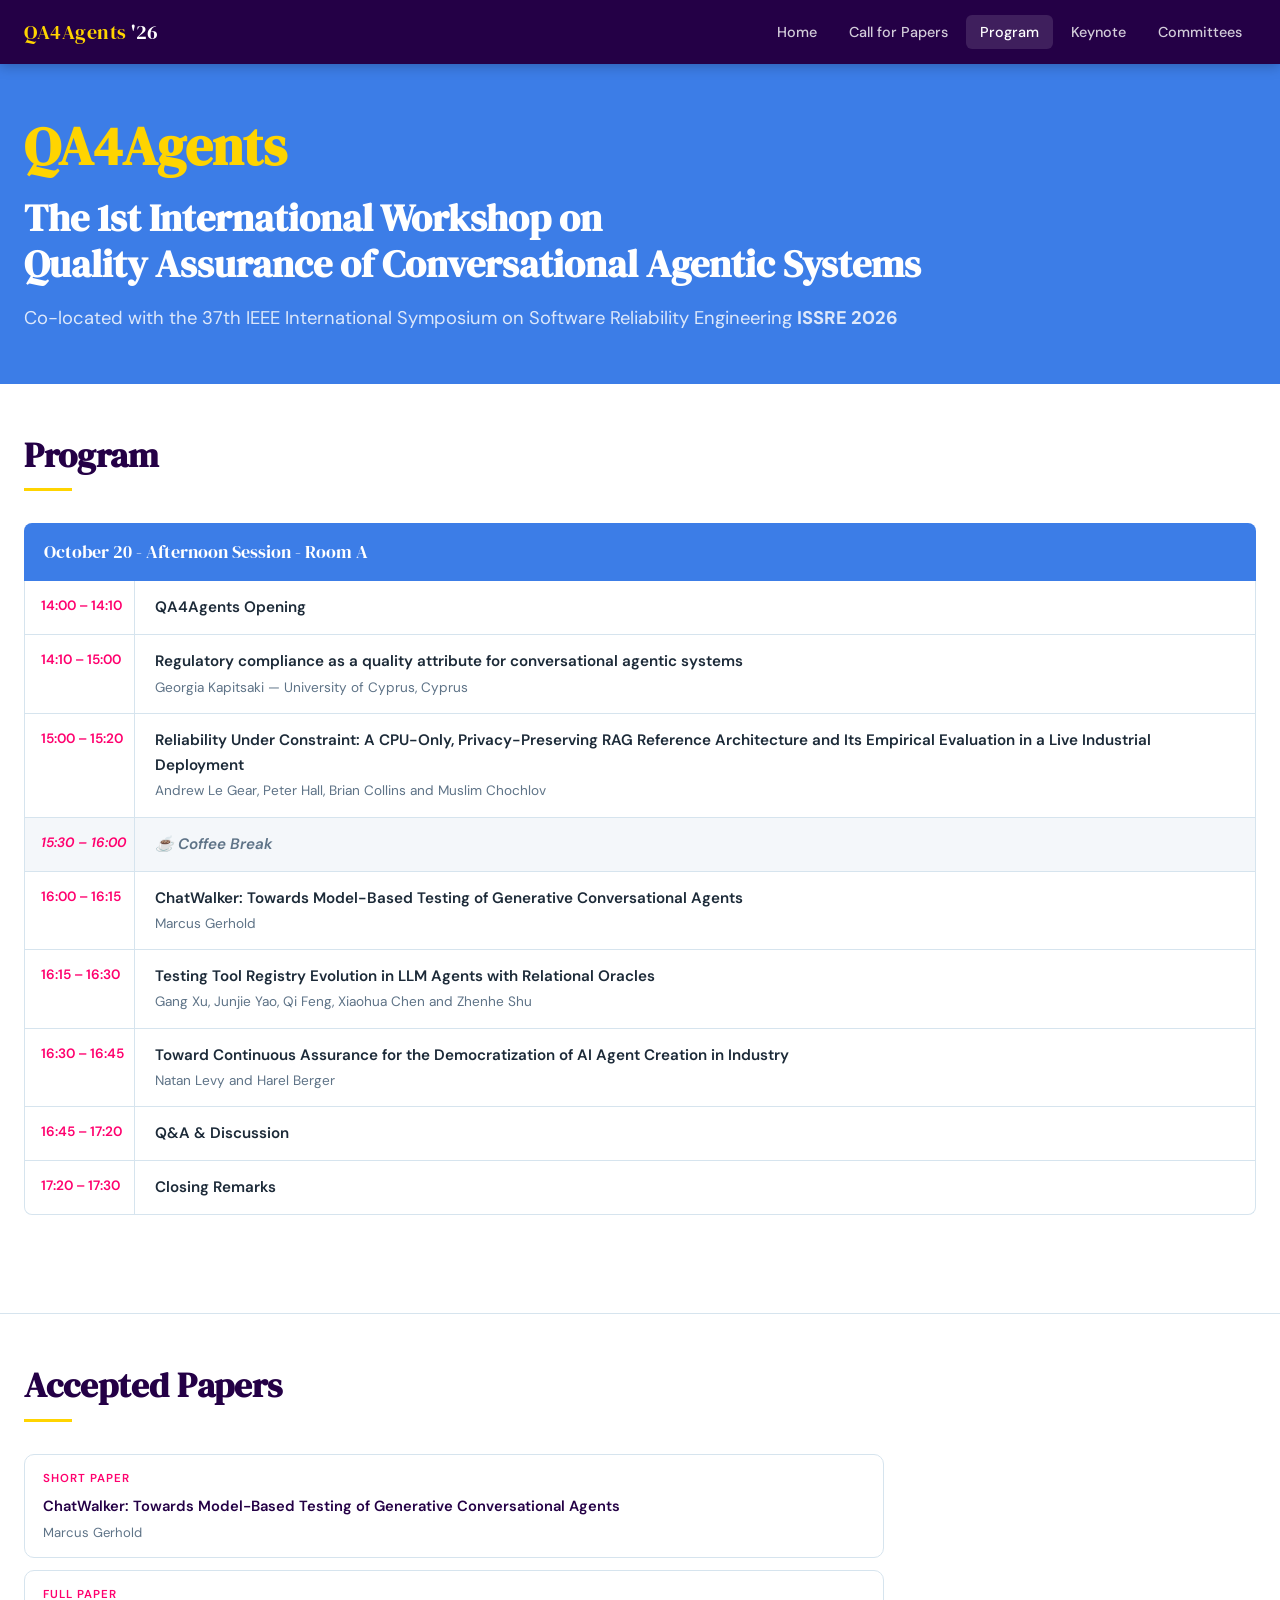
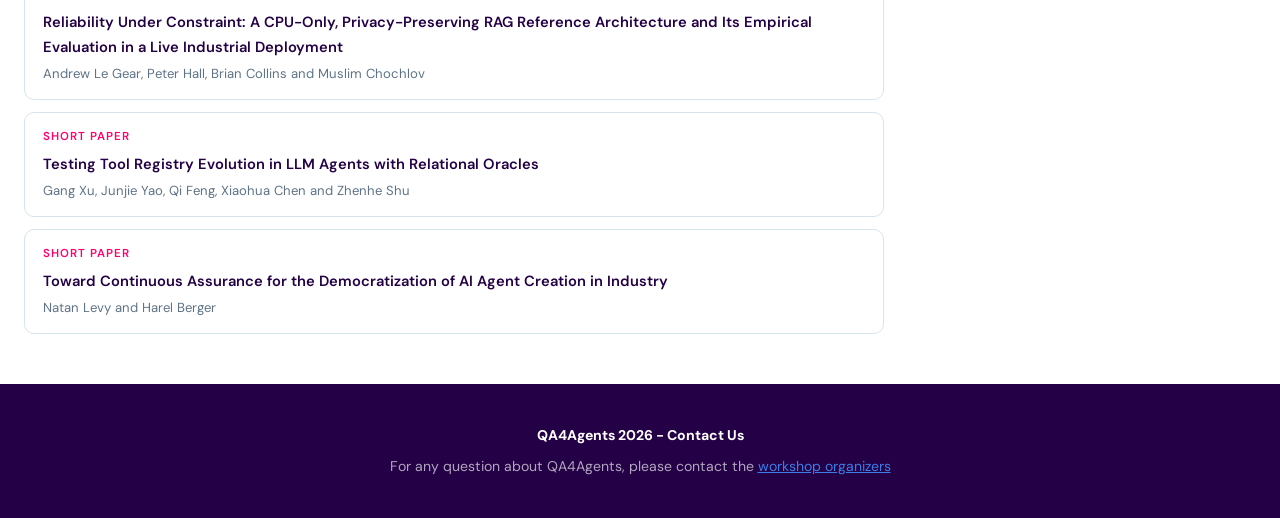
<file: program.html>
<!DOCTYPE html>
<html lang="en">
<head>
  <meta charset="UTF-8" />
  <meta name="viewport" content="width=device-width, initial-scale=1.0" />
  <title>Program - QA4Agents 2026</title>
  <link rel="stylesheet" href="style.css" />
</head>
<body>

<nav class="nav">
  <div class="container nav__inner">
    <span class="nav__logo"><span>QA4Agents</span> '26</span>
    <button class="nav__toggle" aria-label="Menu" onclick="document.querySelector('.nav__links').classList.toggle('open')">
      <span></span><span></span><span></span>
    </button>
    <ul class="nav__links">
      <li><a href="index.html">Home</a></li>
      <li><a href="cfp.html">Call for Papers</a></li>
      <li><a href="program.html" class="active">Program</a></li>
      <li><a href="keynote.html">Keynote</a></li>
      <li><a href="committees.html">Committees</a></li>
    </ul>
  </div>
</nav>

<header class="hero">
  <div class="container">
    <!-- <div class="hero__tag">QA4Agents 2026</div>-->
    <h1>QA4Agents</h1>
    <h2>The 1st International Workshop on <br>Quality Assurance of Conversational Agentic Systems</br></h2>
    <p class="hero__sub">
      Co-located with the 37th IEEE International Symposium on Software Reliability Engineering <strong>ISSRE 2026</strong>
    </p>
  </div>
</header>

<section class="section">
  <div class="container">

    <h2 class="section__title">Program</h2>
    <div class="divider"></div>

    <!-- Afternoon -->
    <div class="program-day">
      <div class="program-day__header">October 20 - Afternoon Session - Room A</div>

      <div class="program-slot">
        <div class="program-slot__time">14:00 – 14:10</div>
        <div class="program-slot__body">
          <div class="program-slot__title">QA4Agents Opening</div>
          
        </div>
      </div>

      <div class="program-slot">
        <div class="program-slot__time">14:10 – 15:00</div>
        <div class="program-slot__body">
          <div class="program-slot__title">Regulatory compliance as a quality attribute for conversational agentic systems</div>
          <div class="program-slot__speaker"> Georgia Kapitsaki </a> — University of Cyprus, Cyprus
          </div>
        </div>
      </div>

      <div class="program-slot">
        <div class="program-slot__time">15:00 – 15:20</div>
        <div class="program-slot__body">
          <div class="program-slot__title">Reliability Under Constraint: A CPU-Only, Privacy-Preserving RAG Reference Architecture and Its Empirical Evaluation in a Live Industrial Deployment</div>
          <div class="program-slot__speaker">Andrew Le Gear, Peter Hall, Brian Collins and Muslim Chochlov</div>
        </div>
      </div>

      <div class="program-slot program-slot--break">
        <div class="program-slot__time">15:30 – 16:00</div>
        <div class="program-slot__body">
          <div class="program-slot__title">☕ Coffee Break</div>
        </div>
      </div>

      <div class="program-slot">
        <div class="program-slot__time">16:00 – 16:15</div>
        <div class="program-slot__body">
          <div class="program-slot__title">ChatWalker: Towards Model-Based Testing of Generative Conversational Agents</div>
          <div class="program-slot__speaker">Marcus Gerhold</div>
        </div>
      </div>

      <div class="program-slot">
        <div class="program-slot__time">16:15 – 16:30</div>
        <div class="program-slot__body">
          <div class="program-slot__title">Testing Tool Registry Evolution in LLM Agents with Relational Oracles</div>
          <div class="program-slot__speaker">Gang Xu, Junjie Yao, Qi Feng, Xiaohua Chen and Zhenhe Shu</div>
        </div>
      </div>

      <div class="program-slot">
        <div class="program-slot__time">16:30 – 16:45</div>
        <div class="program-slot__body">
          <div class="program-slot__title">Toward Continuous Assurance for the Democratization of AI Agent Creation in Industry</div>
          <div class="program-slot__speaker">Natan Levy and Harel Berger</div>
        </div>
      </div>

      <div class="program-slot">
        <div class="program-slot__time">16:45 – 17:20</div>
        <div class="program-slot__body">
          <div class="program-slot__title">Q&A & Discussion</div>
        </div>
      </div>

      <div class="program-slot">
        <div class="program-slot__time">17:20 – 17:30</div>
        <div class="program-slot__body">
          <div class="program-slot__title">Closing Remarks</div>
        </div>
      </div>
    </div>

    </div>



  </div>
</section>

<section class="section">
  <div class="container">

    <h2 class="section__title">Accepted Papers</h2>
    <div class="divider"></div>


    <div class="paper-list">
      <div class="paper-card">
        <div class="paper-card__type">Short Paper</div>
        <div class="paper-card__title">ChatWalker: Towards Model-Based Testing of Generative Conversational Agents</div>
        <div class="paper-card__authors">Marcus Gerhold</div>
      </div>

      <div class="paper-card">
        <div class="paper-card__type">Full Paper</div>
        <div class="paper-card__title">Reliability Under Constraint: A CPU-Only, Privacy-Preserving RAG Reference Architecture and Its Empirical Evaluation in a Live Industrial Deployment</div>
        <div class="paper-card__authors">Andrew Le Gear, Peter Hall, Brian Collins and Muslim Chochlov</div>
      </div>

      <div class="paper-card">
        <div class="paper-card__type">Short Paper</div>
        <div class="paper-card__title">Testing Tool Registry Evolution in LLM Agents with Relational Oracles</div>
        <div class="paper-card__authors">Gang Xu, Junjie Yao, Qi Feng, Xiaohua Chen and Zhenhe Shu</div>
      </div>

      
      <div class="paper-card">
        <div class="paper-card__type">Short Paper</div>
        <div class="paper-card__title">Toward Continuous Assurance for the Democratization of AI Agent Creation in Industry</div>
        <div class="paper-card__authors">Natan Levy and Harel Berger</div>
      </div>

    </div>
  </div>
</section>


<footer class="footer">
  <div class="container">
    <p><strong>QA4Agents 2026 - Contact Us</strong></p>
    <p style="margin-top:8px;">For any question about QA4Agents, please contact the <a href="mailto:elena.masserini@unimib.it?cc=diego.clerissi@unimib.it,daniela.micucci@unimib.it,jrcampos@dei.uc.pt,marco.vieira@charlotte.edu">workshop organizers</a></p>
  </div>
</footer>

</body>
</html>
</file>
<file: style.css>
/* ============================================================
   WORKSHOP SITE — Shared Styles
   ============================================================ */

@import url('https://fonts.googleapis.com/css2?family=DM+Serif+Display:ital@0;1&family=DM+Sans:wght@300;400;500;600&display=swap');

:root {
  --navy:    #240046;
  --ocean:   #3c7de7;
  --teal:    #ff006e;
  --accent:  #ffd400;
  --light:   #f4f7fa;
  --white:   #ffffff;
  --text:    #1c2a38;
  --muted:   #5e7387;
  --border:  #d6e4ee;

  --header-h: 64px;
  --max-w: 2000px;
}

*, *::before, *::after { box-sizing: border-box; margin: 0; padding: 0; }

html { scroll-behavior: smooth; }

body {
  font-family: 'DM Sans', sans-serif;
  font-size: 16px;
  color: var(--text);
  background: var(--white);
  line-height: 1.65;
}

/* ── Typography ─────────────────────────────────────────── */
h1, h2, h3, h4 {
  font-family: 'DM Serif Display', serif;
  line-height: 1.2;
  color: var(--navy);
}

a { color: var(--ocean); text-decoration: underline; }
a:hover { text-decoration: none; }

/* ── Layout helpers ─────────────────────────────────────── */
.container {
  max-width: var(--max-w);
  margin: 0 auto;
  padding: 0 24px;
}

.section {
  padding: 50px 0;
}

.section--alt {
  background: var(--light);
}

.section__title {
  font-size: clamp(1.6rem, 3vw, 2.2rem);
  margin-bottom: 8px;
}

.section__subtitle {
  color: var(--muted);
  font-size: 1.05rem;
  margin-bottom: 40px;
}

.section + .section {
  border-top: 1px solid var(--border);
}

.divider {
  width: 48px;
  height: 3px;
  background: var(--accent);
  margin: 12px 0 32px;
}

/* ── Top navigation ─────────────────────────────────────── */
.nav {
  position: sticky;
  top: 0;
  z-index: 100;
  background: var(--navy);
  height: var(--header-h);
  display: flex;
  align-items: center;
  box-shadow: 0 2px 12px rgba(0,0,0,.25);
}

.nav__inner {
  display: flex;
  align-items: center;
  justify-content: space-between;
  width: 100%;
}

.nav__logo {
  font-family: 'DM Serif Display', serif;
  font-size: 1.25rem;
  color: var(--white);
  letter-spacing: .5px;
}

.nav__logo span { color: var(--accent); }

.nav__links {
  display: flex;
  gap: 4px;
  list-style: none;
}

.nav__links a {
  color: rgba(255,255,255,.8);
  font-size: .9rem;
  font-weight: 500;
  padding: 8px 14px;
  border-radius: 6px;
  transition: background .2s, color .2s;
  text-decoration: none;
}

.nav__links a:hover,
.nav__links a.active {
  background: rgba(255,255,255,.12);
  color: var(--white);
  text-decoration: none;
}

/* Mobile nav toggle */
.nav__toggle {
  display: none;
  background: none;
  border: none;
  cursor: pointer;
  flex-direction: column;
  gap: 5px;
  padding: 4px;
}
.nav__toggle span {
  display: block;
  width: 24px;
  height: 2px;
  background: var(--white);
  transition: .2s;
}

/* ── Hero banner ────────────────────────────────────────── */
.hero {
  background: var(--ocean);
  color: var(--white);
  padding: 50px 0 30px;
  position: relative;
  overflow: hidden;
}

.hero__bot {
  position: absolute;
  right: 6%;
  top: 50%;
  transform: translateY(-50%);
  width: 200px;
  opacity: 0.18;
  pointer-events: none;
  fill: var(--white)
}

.hero .container {
  position: relative;
}


.hero__tag {
  display: inline-block;
  background: var(--accent);
  color: var(--navy);
  font-size: .78rem;
  font-weight: 600;
  letter-spacing: 1.5px;
  text-transform: uppercase;
  padding: 4px 12px;
  border-radius: 20px;
  margin-bottom: 20px;
}

.hero h1 {
  color: var(--accent);
  font-size: clamp(2rem, 5vw, 3.4rem);
  margin-bottom: 16px;
  max-width: 1400px;
}

.hero h2 {
  color: var(--white);
  font-size: clamp(2rem, 5vw, 2.4rem);
  margin-bottom: 16px;
  max-width: 1400px;
}

.hero__sub {
  font-size: 1.15rem;
  color: rgba(255,255,255,.82);
  max-width: 1400px;
  margin-bottom: 20px;
}

.hero__meta {
  display: flex;
  flex-wrap: wrap;
  gap: 20px;
}

.hero__meta-item {
  display: flex;
  align-items: center;
  gap: 8px;
  font-size: .95rem;
  color: rgba(255,255,255,.9);
}

.hero__meta-item svg {
  flex-shrink: 0;
  opacity: .75;
}

/* ── Buttons ────────────────────────────────────────────── */
.btn {
  display: inline-flex;
  align-items: center;
  gap: 8px;
  padding: 11px 24px;
  border-radius: 8px;
  font-size: .92rem;
  font-weight: 600;
  cursor: pointer;
  transition: transform .15s, box-shadow .15s, opacity .15s;
  border: none;
  text-decoration: none;
}
.btn:hover { transform: translateY(-1px); opacity: .92; text-decoration: none; }

.btn--primary {
  background: var(--accent);
  color: var(--navy);
}
.btn--outline {
  background: transparent;
  border: 2px solid rgba(255,255,255,.5);
  color: var(--white);
}

/* ── Info cards (dates, venue…) ─────────────────────────── */
.info-grid {
  display: grid;
  grid-template-columns: repeat(auto-fit, minmax(220px, 1fr));
  gap: 20px;
  margin-top: 0;
}

.info-card {
  background: var(--white);
  border: 1px solid var(--border);
  border-radius: 10px;
  padding: 24px;
  transition: box-shadow .2s;
}
.info-card:hover { box-shadow: 0 4px 16px rgba(0,0,0,.08); }

.info-card__icon {
  font-size: 1.6rem;
  margin-bottom: 10px;
}
.info-card__label {
  font-size: .78rem;
  font-weight: 600;
  text-transform: uppercase;
  letter-spacing: 1px;
  color: var(--teal);
  margin-bottom: 4px;
}
.info-card__value {
  font-weight: 600;
  font-size: 1rem;
  color: var(--navy);
}
.info-card__detail {
  font-size: .88rem;
  color: var(--muted);
  margin-top: 2px;
}

@media (max-width: 700px) {
  .section .container > div[style*="320px"] {
    grid-template-columns: 1fr !important;
  }
}

/* ── Important dates ────────────────────────────────────── */
.dates-list {
  list-style: none;
  display: flex;
  flex-direction: column;
  gap: 12px;
}

.date-item {
  display: flex;
  flex-direction: column;
  padding: 8px 12px;
  border-left: 4px solid var(--teal);
}


.date-item--passed {
  opacity: .45;
}

.date-item--highlight {
  border-left-color: var(--ocean);
}

.date-item__date {
  font-size: .78rem;
  font-weight: 600;
  color: var(--teal);
  margin-bottom: 2px;
}

.date-item--highlight .date-item__date {
  color: var(--ocean);
}

.date-item__label {
  font-size: .9rem;
  color: var(--text);
}

/* ── Program table ──────────────────────────────────────── */
.program-day {
  margin-bottom: 48px;
}
.program-day__header {
  background: var(--ocean);
  color: var(--white);
  padding: 14px 20px;
  border-radius: 8px 8px 0 0;
  font-family: 'DM Serif Display', serif;
  font-size: 1.15rem;
}
.program-slot {
  display: grid;
  grid-template-columns: 110px 1fr;
  gap: 0;
  border-left: 1px solid var(--border);
  border-right: 1px solid var(--border);
  border-bottom: 1px solid var(--border);
}
.program-slot:last-child { border-radius: 0 0 8px 8px; }
.program-slot--break {
  background: var(--light);
  color: var(--muted);
  font-style: italic;
}
.program-slot__time {
  padding: 14px 16px;
  font-size: .85rem;
  font-weight: 600;
  color: var(--teal);
  border-right: 1px solid var(--border);
  white-space: nowrap;
}
.program-slot__body {
  padding: 14px 20px;
}
.program-slot__title { font-weight: 600; font-size: .95rem; }
.program-slot__speaker {
  font-size: .85rem;
  color: var(--muted);
  margin-top: 2px;
}

/* ── Speaker cards ──────────────────────────────────────── */
.speakers-grid {
  display: flex;
  flex-direction: column;
  gap: 12px;
}

.speaker-card {
  background: var(--white);
  border: 1px solid var(--border);
  border-radius: 12px;
  padding: 14px 18px;
  display: flex;
  align-items: center;
  gap: 10px;
  transition: box-shadow .2s, transform .2s;
}
a.speaker-card,
a.speaker-card:hover {
  text-decoration: none;
  color: inherit;
}

.speaker-card:hover {
  box-shadow: 0 8px 24px rgba(0,0,0,.1);
  transform: translateY(-2px);
}

.speaker-card__avatar {
  width: 72px;
  height: 72px;
  border-radius: 50%;
  background:var(--ocean);
  display: flex;
  align-items: center;
  justify-content: center;
  font-size: 1.8rem;
  flex-shrink: 0;
  color: var(--white);
  font-family: 'DM Serif Display', serif;
}

.speaker-card__info {
  display: flex;
  flex-direction: column;
  gap: 2px;
}

.speaker-card__name {
  font-family: 'DM Serif Display', serif;
  font-size: 1.1rem;
  color: var(--navy);
}

.speaker-card__affil {
  font-size: .9rem;
  color: var(--muted);
}

.speaker-card__country {
  font-size: .85rem;
  color: var(--muted);
}

@media (max-width: 700px) {
  .speaker-card { padding: 16px; gap: 14px; }
  .speaker-card__avatar { width: 56px; height: 56px; font-size: 1.1rem; }
}

/* ── Organizers ─────────────────────────────────────────── */
.org-list {
  display: flex;
  flex-wrap: wrap;
  gap: 12px;
}
.org-pill {
  background: var(--white);
  border: 1px solid var(--border);
  border-radius: 50px;
  padding: 8px 18px;
  font-size: .9rem;
  display: flex;
  align-items: center;
  gap: 8px;
}
.org-pill__role {
  font-size: .75rem;
  color: var(--teal);
  font-weight: 600;
  text-transform: uppercase;
  letter-spacing: .5px;
}

/* ── Footer ─────────────────────────────────────────────── */
.footer {
  background: var(--navy);
  color: rgba(255,255,255,.65);
  padding: 40px 0;
  font-size: .88rem;
  text-align: center;
}
.footer strong { color: var(--white); }

/* ── Responsive ─────────────────────────────────────────── */
@media (max-width: 700px) {
  .nav__links { display: none; flex-direction: column; position: absolute; top: var(--header-h); left: 0; right: 0; background: var(--navy); padding: 12px 0; }
  .nav__links.open { display: flex; }
  .nav__toggle { display: flex; }
  .section { padding: 48px 0; }
  .program-slot { grid-template-columns: 80px 1fr; }

  .two-col-layout {
    grid-template-columns: 1fr !important;
  }
}


/* ── PC cards ───────────────────────────────────────────── */
.pc-grid {
  display: flex;
  flex-direction: column;
  gap: 8px;
  max-width: 680px;
}

.pc-card {
  background: var(--white);
  border: 1px solid var(--border);
  border-radius: 10px;
  padding: 12px 16px;
}

.pc-card__name {
  font-weight: 600;
  font-size: .92rem;
  color: var(--navy);
}

.pc-card__affil {
  font-size: .82rem;
  color: var(--muted);
  margin-top: 2px;
}

.pc-card__country {
  font-size: .80rem;
  color: var(--teal);
  margin-top: 1px;
}


/* ── Accepted paper cards ───────────────────────────────── */
.paper-list {
  display: flex;
  flex-direction: column;
  gap: 12px;
  max-width: 860px;
}

.paper-card {
  background: var(--white);
  border: 1px solid var(--border);
  border-radius: 10px;
  padding: 14px 18px;
}

.paper-card__type {
  font-size: .72rem;
  font-weight: 600;
  color: var(--teal);
  text-transform: uppercase;
  letter-spacing: 1px;
  margin-bottom: 6px;
}

.paper-card__title {
  font-weight: 600;
  font-size: .92rem;
  color: var(--navy);
  margin-bottom: 4px;
}

.paper-card__authors {
  font-size: .82rem;
  color: var(--muted);
}
</file>
